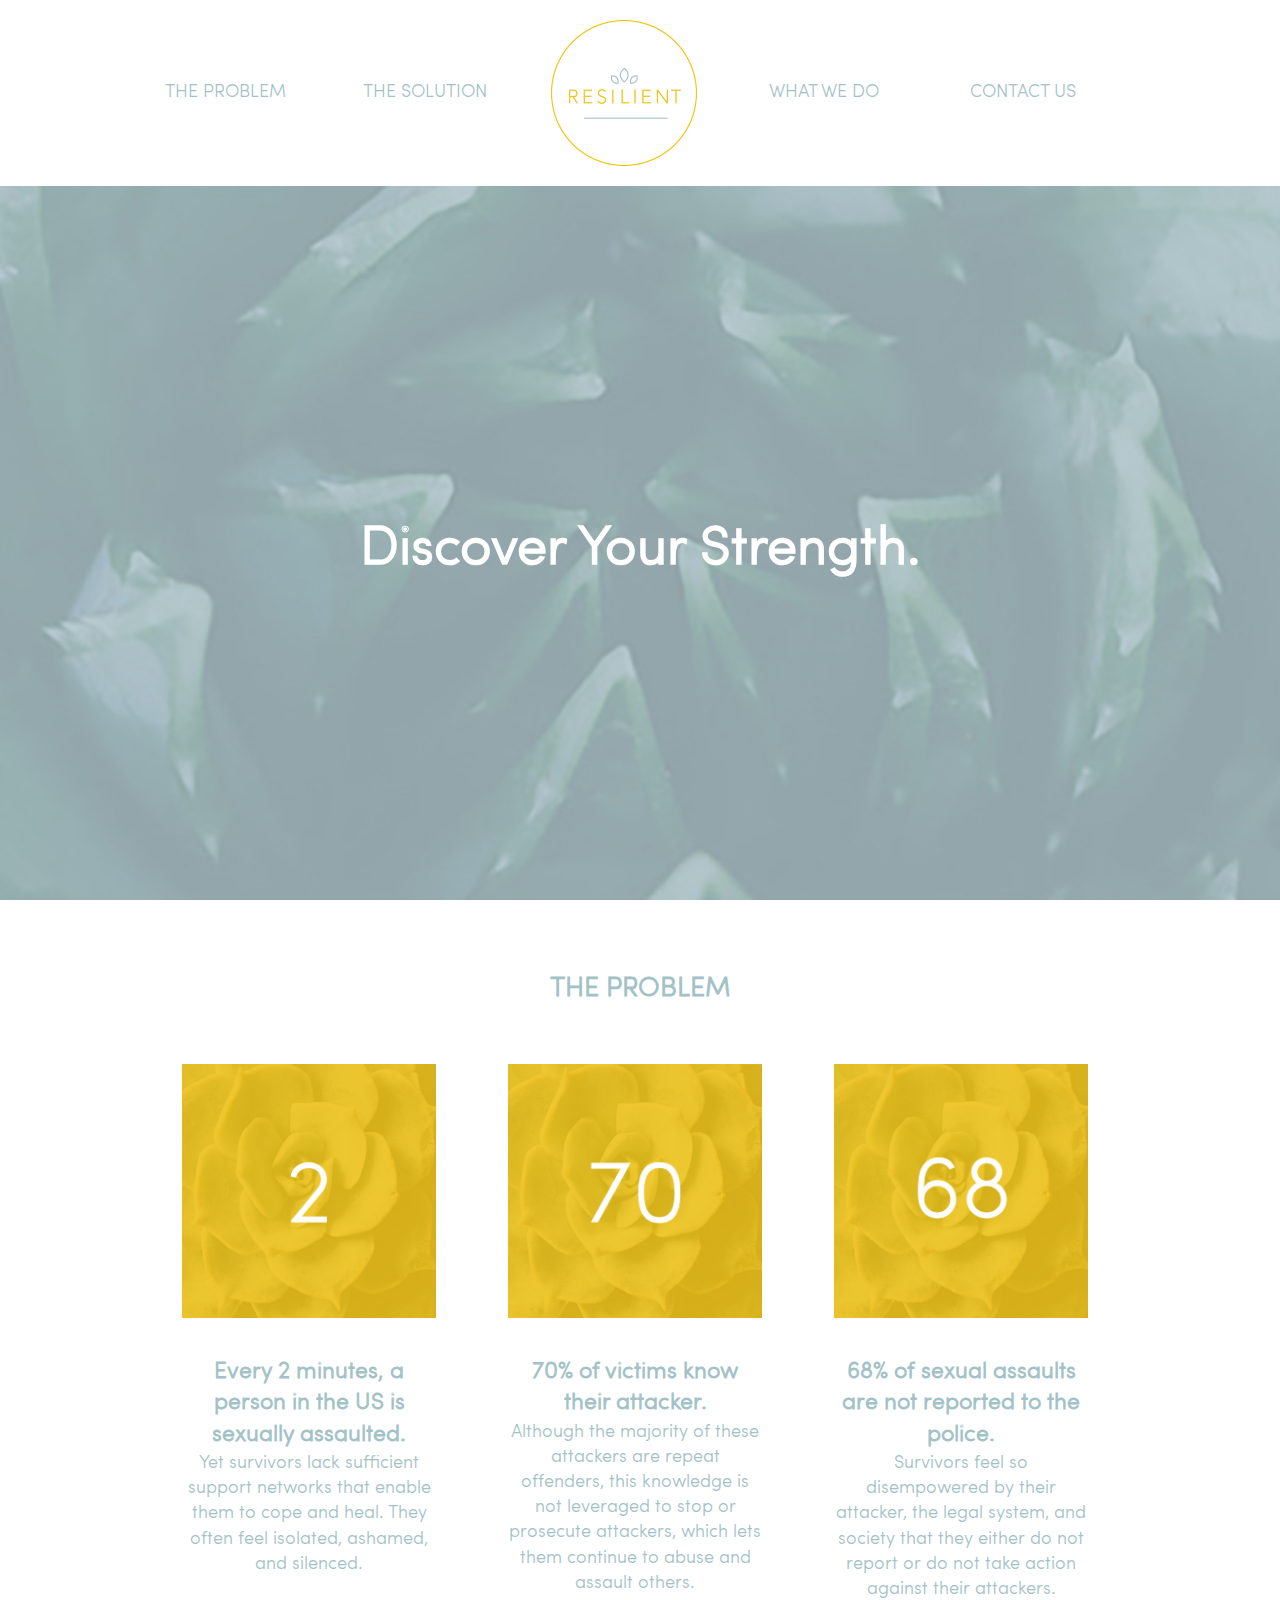
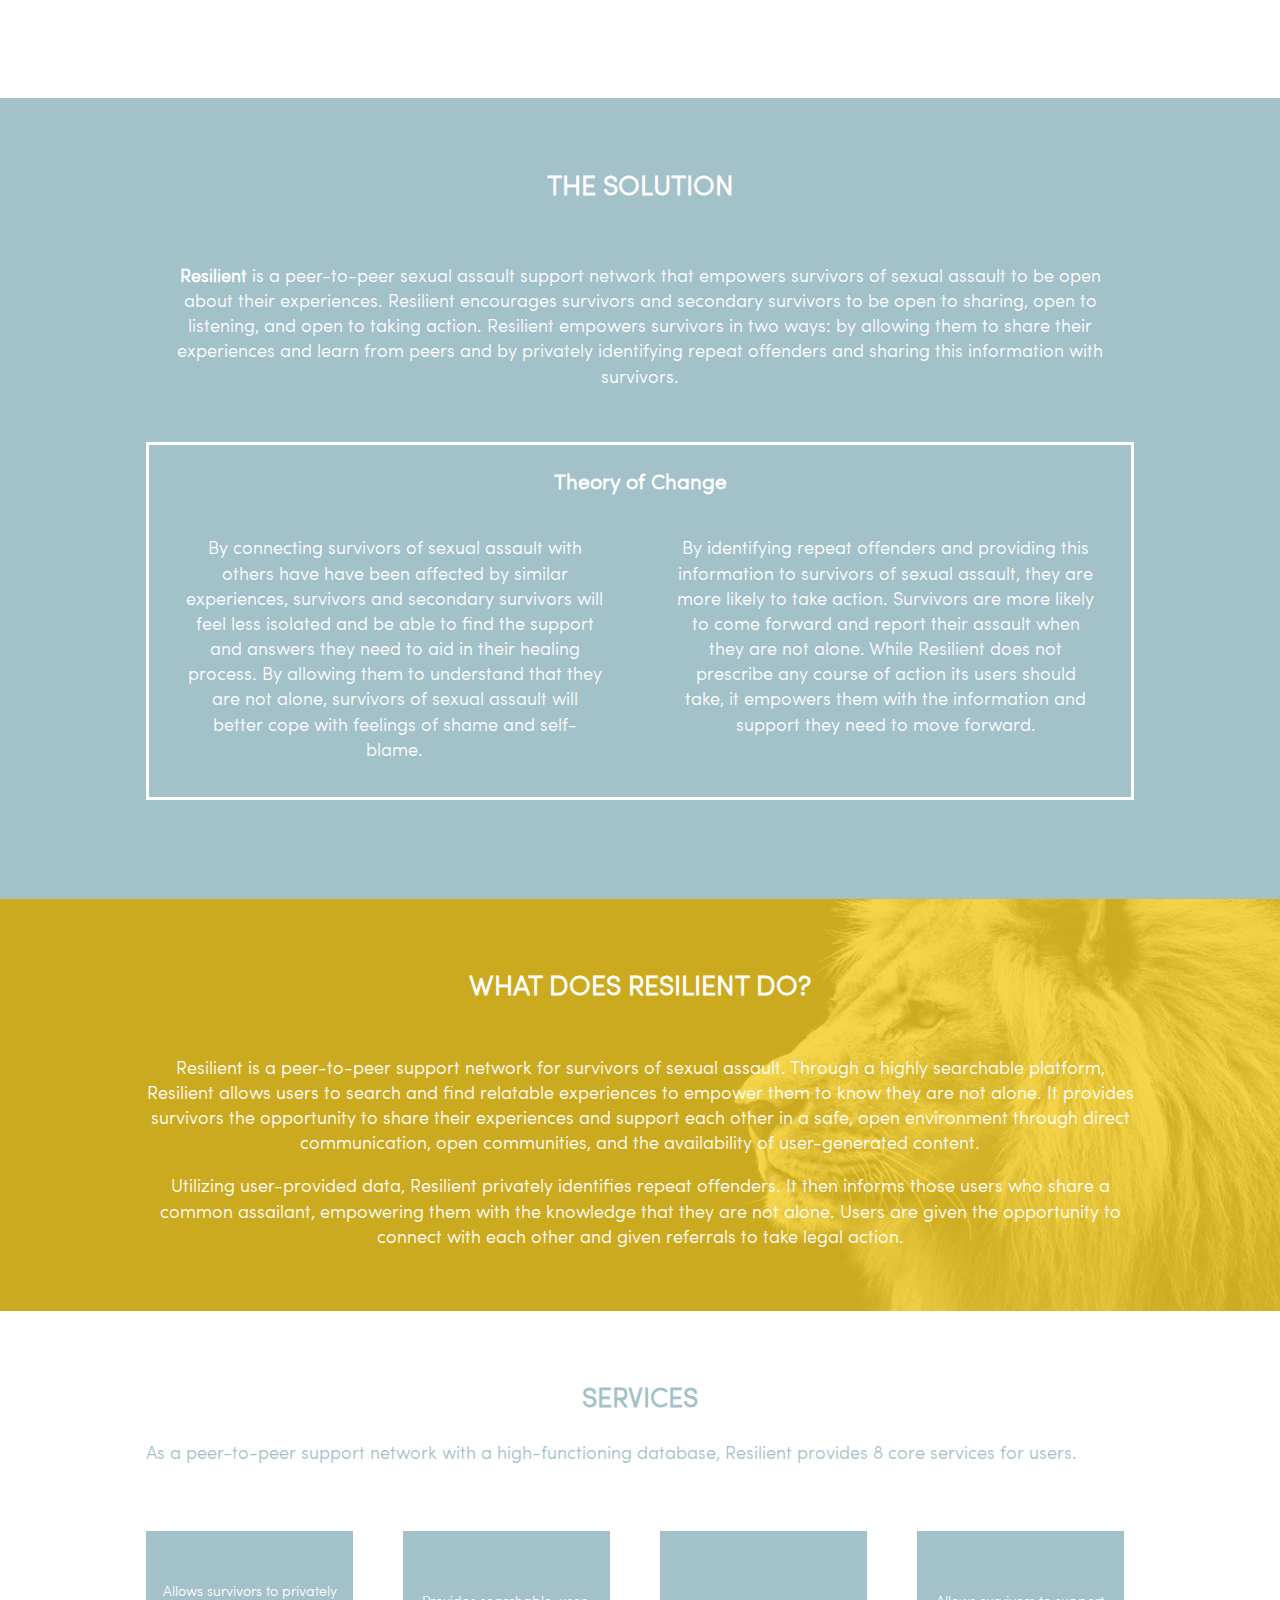
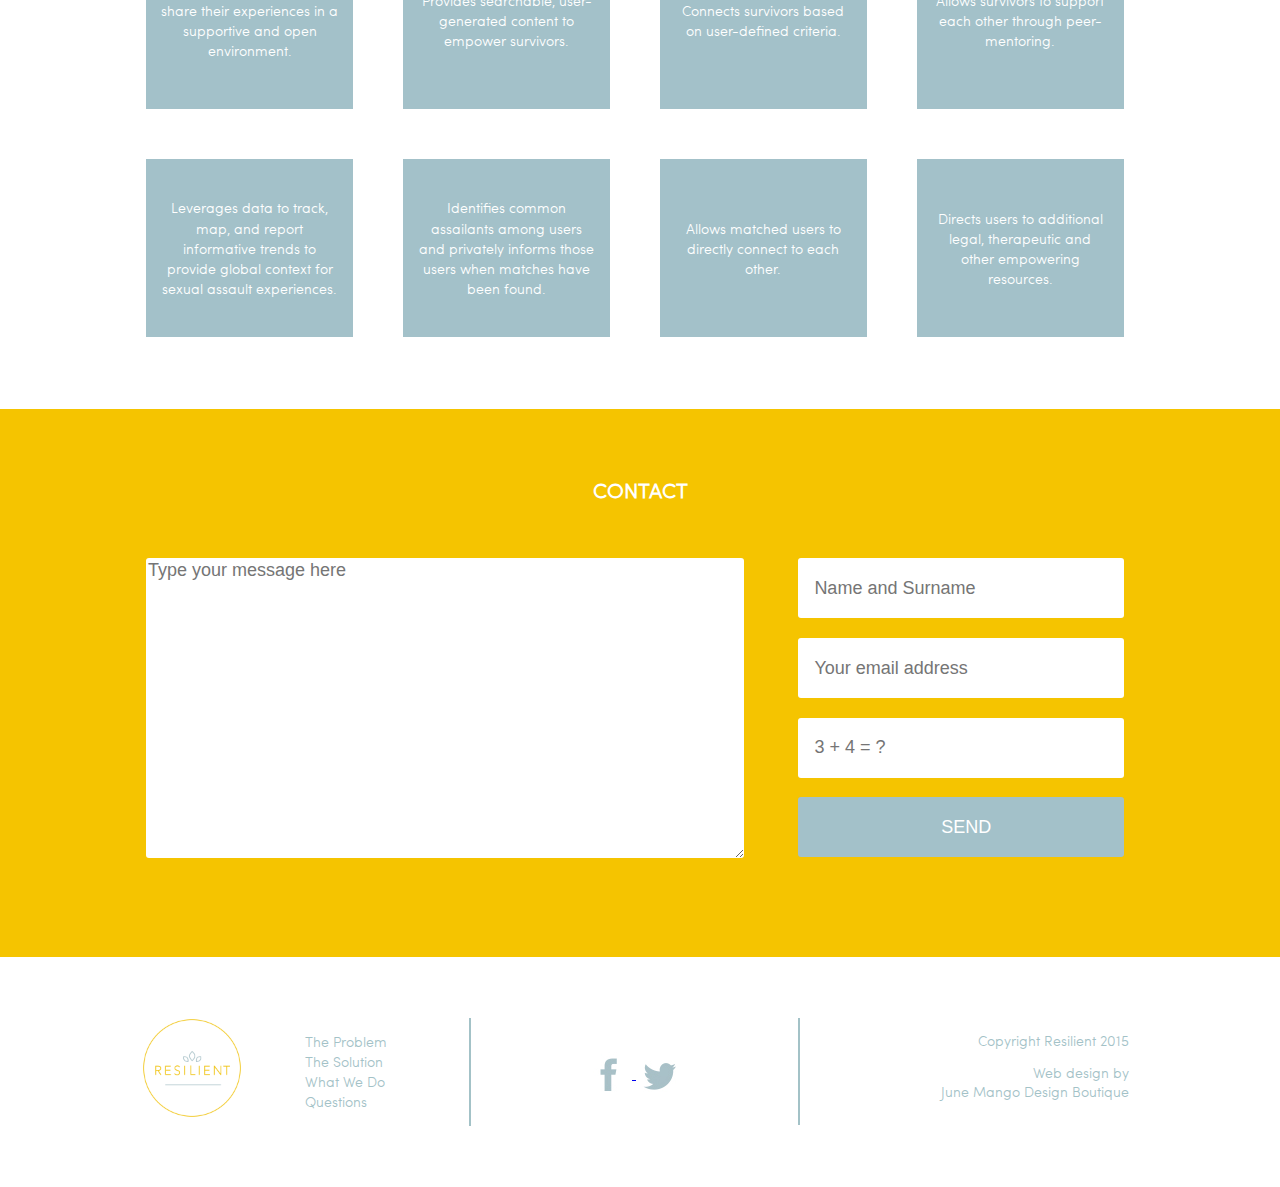
<file: index.html>
<!DOCTYPE html>
<!--[if lt IE 7]>      <html class="no-js lt-ie9 lt-ie8 lt-ie7"> <![endif]-->
<!--[if IE 7]>         <html class="no-js lt-ie9 lt-ie8"> <![endif]-->
<!--[if IE 8]>         <html class="no-js lt-ie9"> <![endif]-->
<!--[if gt IE 8]><!-->
<html class="no-js">
<!--<![endif]-->

<head>
    <meta charset="utf-8">
    <meta http-equiv="X-UA-Compatible" content="IE=edge">
    <title>Resilient</title>
    <meta name="Tagline FILL ME IN" content="">
    <meta name="viewport" content="width=device-width, initial-scale=1">

    <!-- Place favicon.ico and apple-touch-icon.png in the root directory -->

    <link rel="stylesheet" href="css/normalize.css">
    <link rel="stylesheet" href="css/main.css">
    <link rel="stylesheet" href="css/styles.css">
    <link rel="stylesheet" href="css/sofiapro_light_macroman/stylesheet.css" type="text/css" charset="utf-8" />
      <link href="//cdn-images.mailchimp.com/embedcode/classic-081711.css" rel="stylesheet" type="text/css">
    <style type="text/css">
    #mc_embed_signup {
        background: #fff;
        clear: left;
        font: 14px Helvetica, Arial, sans-serif;
    }
    /* Add your own MailChimp form style overrides in your site stylesheet or in this style block.
       We recommend moving this block and the preceding CSS link to the HEAD of your HTML file. */
    </style>

    <script src="js/vendor/modernizr-2.6.2.min.js"></script>
</head>

<body>
    <div class="container">
        <!--[if lt IE 7]>
            <p class="browsehappy">You are using an <strong>outdated</strong> browser. Please <a href="http://browsehappy.com/">upgrade your browser</a> to improve your experience.</p>
        <![endif]-->


        <header class="clearfix">
            <a href="#" class="hamburger"></a>
            <div class="mobileLogo">
                <img src="images/Resilient_logo_150x150.png" alt="Resilient Logo" height="50px" width="50px">
            </div>
            <nav class="navigation menu" id="sticker">
                <ul class="mainNav">
                    <li><a href="#problem">The Problem</a>
                    </li>
                    <li><a href="#solution">The Solution</a>
                    </li>
                    <li class='logo'>
                        <a href="#home"><img src="images/Resilient_logo_150x150.png" alt="Resilient logo">
                        </a>
                    </li>
                    <li><a href="#what">What We Do</a>
                    </li>
                    <li><a href="#contact">Contact us</a>
                    </li>
                </ul>
            </nav>
        </header>
        <a name="home"></a>
        <div class="homePage">

            <div class="introduction">
                <h2 class="tagline">Discover Your Strength.</h2>
            </div>

        </div>
        <a name="problem"></a>
        <article class="problemPage wrapper clearfix">
            <a name="problem"></a>
            <h2 class="pageHeader">The Problem</h2>
            <div class="problemStatement">
                <section class="problemBlock" id='problemBlock1'>
                    <div class="imageBlock imageBlock01"></div>
                    <p><span class="stat">Every 2 minutes, a person in the US is sexually assaulted.</span>
                        <br> Yet survivors lack sufficient support networks that enable them to cope and heal. They often feel isolated, ashamed, and silenced.</p>
                </section>
                <section class="problemBlock" id='problemBlock2'>
                    <div class="imageBlock imageBlock02"></div>
                    <p><span class="stat">70% of victims know their attacker.</span>
                        <br>Although the majority of these attackers are repeat offenders, this knowledge is not leveraged to stop or prosecute attackers, which lets them continue to abuse and assault others.</p>
                </section>
                <section class="problemBlock clear" id='problemBlock3'>
                    <div class="imageBlock imageBlock03"></div>
                    <p> <span class="stat">68% of sexual assaults are not reported to the police.</span>
                        <br>Survivors feel so disempowered by their attacker, the legal system, and society that they either do not report or do not take action against their attackers.</p>
                </section>
            </div>
        </article>
        <a name="solution"></a>
        <div class="solutionPage">
            <div class="wrapper">
                <h2 class="pageHeader">The Solution</h2>
                <!--<img class='solutionLogo'src="images/Resilient_logo_150x150.png">-->
                <p class="solutionDescription"><strong>Resilient</strong> is a peer-to-peer sexual assault support network that empowers survivors of sexual assault to be open about their experiences. Resilient encourages survivors and secondary survivors to be open to sharing, open to listening, and open to taking action. Resilient empowers survivors in two ways: by allowing them to share their experiences and learn from peers and by privately identifying repeat offenders and sharing this information with survivors.</p>
                <article class="clearfix">
                    <h3>Theory of Change</h3>
                    <div class="storyBlock">
                        By connecting survivors of sexual assault with others have have been affected by similar experiences, survivors and secondary survivors will feel less isolated and be able to find the support and answers they need to aid in their healing process. By allowing them to understand that they are not alone, survivors of sexual assault will better cope with feelings of shame and self-blame.
                    </div>
                    <div class="storyBlock">
                        By identifying repeat offenders and providing this information to survivors of sexual assault, they are more likely to take action. Survivors are more likely to come forward and report their assault when they are not alone. While Resilient does not prescribe any course of action its users should take, it empowers them with the information and support they need to move forward.
                    </div>
                </article>
            </div>
        </div>
        <a name="what"></a>
        <div class="whatDoesPage">
            <div class="yellow">
                <div class="wrapper">
                    <h2 class="pageHeader">What Does Resilient Do?</h2>
                    <article>
                        <p>Resilient is a peer-to-peer support network for survivors of sexual assault. Through a highly searchable platform, Resilient allows users to search and find relatable experiences to empower them to know they are not alone. It provides survivors the opportunity to share their experiences and support each other in a safe, open environment through direct communication, open communities, and the availability of user-generated content.
                        </p>
                        <p>Utilizing user-provided data, Resilient privately identifies repeat offenders. It then informs those users who share a common assailant, empowering them with the knowledge that they are not alone. Users are given the opportunity to connect with each other and given referrals to take legal action.
                        </p>
                    </article>
                </div>
            </div>
        </div>
        <div class="wrapper services clearfix">
            <h2 class="pageHeader">Services</h2>
            <p>As a peer-to-peer support network with a high-functioning database, Resilient provides 8 core services for users.</p>

            <div class="service">
                <p>Allows survivors to privately share their experiences in a supportive and open environment.</p>
            </div>
            <div class="service">
                <p>Provides searchable, user-generated content to empower survivors.</p>
            </div>
            <div class="service">
                <p>Connects survivors based on user-defined criteria.</p>
            </div>
            <div class="lastP service">
                <p>Allows survivors to support each other through peer-mentoring.</p>
            </div>

            <div class="service tallest">
                <p>Leverages data to track, map, and report informative trends to provide global context for sexual assault experiences.</p>
            </div>
            <div class="service">
                <p>Identifies common assailants among users and privately informs those users when matches have been found.</p>
            </div>
            <div class="service">
                <p>Allows matched users to directly connect to each other.</p>
            </div>
            <div class="lastP service">
                <p>Directs users to additional legal, therapeutic and other empowering resources.</p>
            </div>


        </div>

        <div class="contactPage">
            <div class="wrapper">
                <a name="contact"></a>
                <h3 class="pageHeader">Contact</h3>
                <form class="clearfix" id="contact-form">
                    <div class="messageSide">
                        <textarea name="text" cols="40" rows="5" id="message" placeholder="Type your message here" class="message"></textarea>
                    </div>
                    <div class="clearfix dataSide">

                        <input type="text" name="full-name" id="fullName" placeholder="Name and Surname" class="name">

                        <input type="email" name="email" id="email" placeholder="Your email address" class="email">

                        <input type="number" name="test" id="test" placeholder="3 + 4 = ?" class="test">
                        <input type="submit" id="submit" class="submit" value="SEND">
                    </div>
                </form>
            </div>
        </div>
    </div>
    </div>


    <!-- Begin MailChimp Signup Form -->
    <!--
    <h3 class="pageHeader">Contact</h3>
    <div id="mc_embed_signup">
        <form action="//github.us10.list-manage.com/subscribe/post?u=5f3bdf81624e734949eec104e&amp;id=4a51ff149c" method="post" id="mc-embedded-subscribe-form" name="mc-embedded-subscribe-form" class="validate clearfix" target="_blank" novalidate>
            <div id="mc_embed_signup_scroll">
                <div class="indicates-required"><span class="asterisk">*</span> indicates required</div>
                <div class="mc-field-group">
                    <label for="mce-MESSAGE">Message <span class="asterisk">*</span>
                    </label>
                    <input type="text" value="" name="MESSAGE" class="required" id="mce-MESSAGE">
                </div>
                <div class="mc-field-group">
                    <label for="mce-FNAME">First Name <span class="asterisk">*</span>
                    </label>
                    <input type="text" value="" name="FNAME" class="required" id="mce-FNAME">
                </div>
                <div class="mc-field-group">
                    <label for="mce-LNAME">Last Name </label>
                    <input type="text" value="" name="LNAME" class="" id="mce-LNAME">
                </div>
                <div class="mc-field-group">
                    <label for="mce-EMAIL">Email Address <span class="asterisk">*</span>
                    </label>
                    <input type="email" value="" name="EMAIL" class="required email" id="mce-EMAIL">
                </div>
                <div id="mce-responses" class="clear">
                    <div class="response" id="mce-error-response" style="display:none"></div>
                    <div class="response" id="mce-success-response" style="display:none"></div>
                </div>
                
                <div style="position: absolute; left: -5000px;">
                    <input type="text" name="b_5f3bdf81624e734949eec104e_4a51ff149c" tabindex="-1" value="">
                </div>
                <div class="clear">
                    <input type="submit" value="Subscribe" name="subscribe" id="mc-embedded-subscribe" class="button">
                </div>
            </div>
        </form>
    </div>
    <script type='text/javascript' src='//s3.amazonaws.com/downloads.mailchimp.com/js/mc-validate.js'></script>
    <script type='text/javascript'>
    (function($) {
        window.fnames = new Array();
        window.ftypes = new Array();
        fnames[3] = 'MESSAGE';
        ftypes[3] = 'text';
        fnames[1] = 'FNAME';
        ftypes[1] = 'text';
        fnames[2] = 'LNAME';
        ftypes[2] = 'text';
        fnames[0] = 'EMAIL';
        ftypes[0] = 'email';
    }(jQuery));
    var $mcj = jQuery.noConflict(true);
    </script>
    -->
    <!--End mc_embed_signup-->



    <footer>
        <div class="wrapper clearfix">
            <div class="footCol clearfix">
                <div class='bottomLogo'>
                    <a href="#home"><img src="images/Resilient_logo_150x150.png" height="100px" width="100px">
                    </a>
                </div>
                <ul class="footNav">
                    <li><a href="#problem">The Problem</a>
                    </li>
                    <li><a href="#solution">The Solution</a>
                    </li>
                    <li><a href="#what">What We Do</a>
                    </li>
                    <li><a href="#contact">Questions</a>
                    </li>
                </ul>
            </div>
            <div class="footCol">
                <div class="socialMedia">
                    <a href="#"><img src="images/facebook.jpg">
                    </a>
                    <a href="#"><img src="images/twitter.jpg">
                    </a>
                </div>
            </div>
            <div class="footCol">
                <p>Copyright Resilient 2015</p>
                <p>Web design by
                    <br>June Mango Design Boutique</p>
            </div>

        </div>
    </footer>
    <script src="http://ajax.googleapis.com/ajax/libs/jquery/1.11.1/jquery.min.js"></script>


    <script src="http://ajax.googleapis.com/ajax/libs/jquery/1.10.2/jquery.min.js"></script>
    <script>
    window.jQuery || document.write('<script src="js/vendor/jquery-1.10.2.min.js"><\/script>')
    </script>
    <script src="js/plugins.js"></script>
    <script src="js/main.js"></script>
    <script src="js/function.js"></script>
    <script type="text/javascript" src="js/Go_up/jquery.goup.min.js"></script>
    <script type="text/javascript">
    $(document).ready(function() {

        $.goup({
            trigger: 100,
            bottomOffset: 10,
            locationOffset: 20,
            title: 'Go Up',
            titleAsText: true,
            containerColor: '#F5C400',
            color: '#F5C400'
        });

    });
    </script>

    <script type="text/javascript" src="js/slick/slick/slick.min.js"></script>


    <!-- Google Analytics: change UA-XXXXX-X to be your site's ID. -->
    <script>
    (function(b, o, i, l, e, r) {
        b.GoogleAnalyticsObject = l;
        b[l] || (b[l] =
            function() {
                (b[l].q = b[l].q || []).push(arguments)
            });
        b[l].l = +new Date;
        e = o.createElement(i);
        r = o.getElementsByTagName(i)[0];
        e.src = '//www.google-analytics.com/analytics.js';
        r.parentNode.insertBefore(e, r)
    }(window, document, 'script', 'ga'));
    ga('create', 'UA-XXXXX-X');
    ga('send', 'pageview');
    </script>
</body>

</html>
</file>
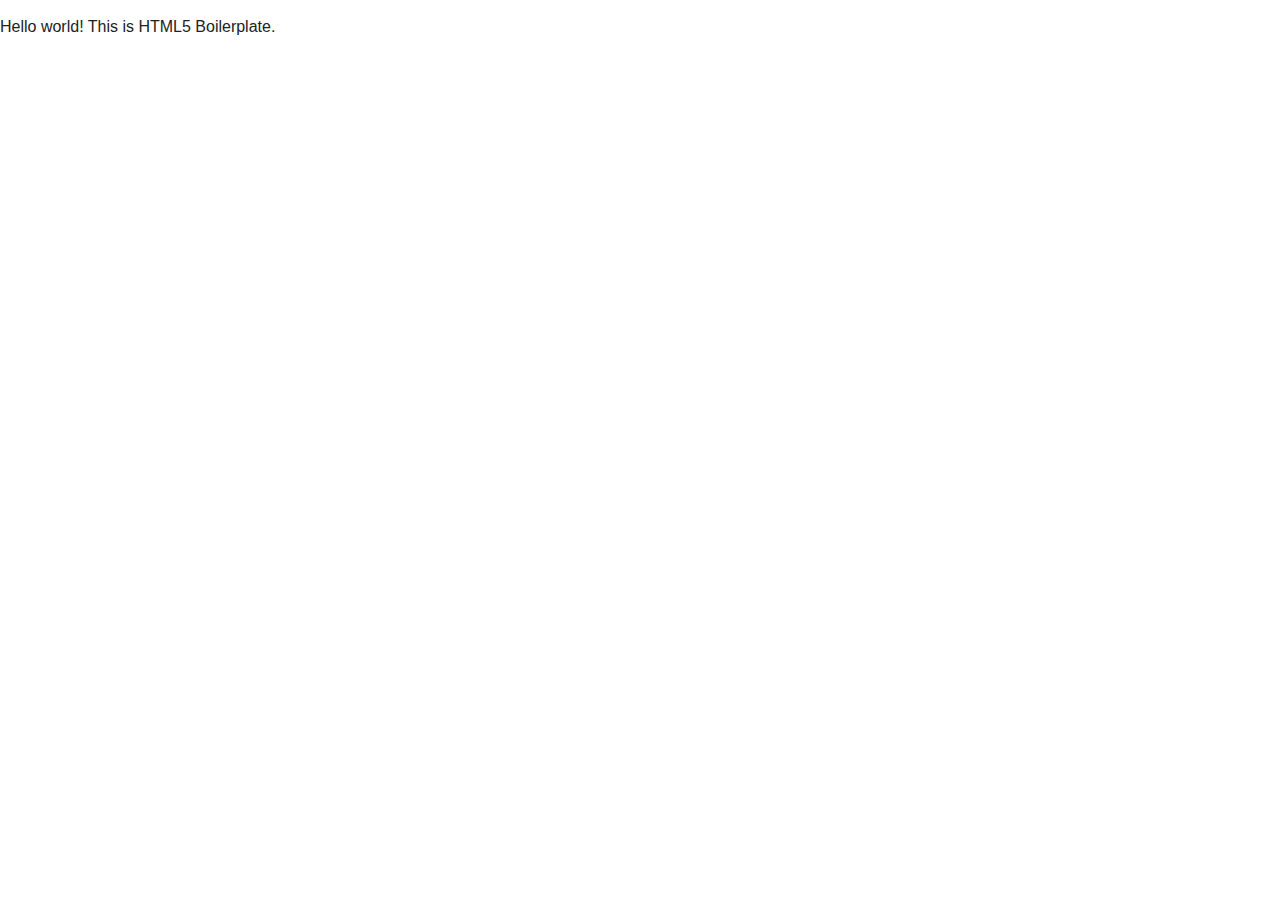
<file: html5-boilerplate-4.3.0/index.html>
<!DOCTYPE html>
<!--[if lt IE 7]>      <html class="no-js lt-ie9 lt-ie8 lt-ie7"> <![endif]-->
<!--[if IE 7]>         <html class="no-js lt-ie9 lt-ie8"> <![endif]-->
<!--[if IE 8]>         <html class="no-js lt-ie9"> <![endif]-->
<!--[if gt IE 8]><!--> <html class="no-js"> <!--<![endif]-->
    <head>
        <meta charset="utf-8">
        <meta http-equiv="X-UA-Compatible" content="IE=edge">
        <title></title>
        <meta name="description" content="">
        <meta name="viewport" content="width=device-width, initial-scale=1">

        <!-- Place favicon.ico and apple-touch-icon.png in the root directory -->

        <link rel="stylesheet" href="css/normalize.css">
        <link rel="stylesheet" href="css/main.css">
        <script src="js/vendor/modernizr-2.6.2.min.js"></script>
    </head>
    <body>
        <!--[if lt IE 7]>
            <p class="browsehappy">You are using an <strong>outdated</strong> browser. Please <a href="http://browsehappy.com/">upgrade your browser</a> to improve your experience.</p>
        <![endif]-->

        <!-- Add your site or application content here -->
        <p>Hello world! This is HTML5 Boilerplate.</p>

        <script src="//ajax.googleapis.com/ajax/libs/jquery/1.10.2/jquery.min.js"></script>
        <script>window.jQuery || document.write('<script src="js/vendor/jquery-1.10.2.min.js"><\/script>')</script>
        <script src="js/plugins.js"></script>
        <script src="js/main.js"></script>

        <!-- Google Analytics: change UA-XXXXX-X to be your site's ID. -->
        <script>
            (function(b,o,i,l,e,r){b.GoogleAnalyticsObject=l;b[l]||(b[l]=
            function(){(b[l].q=b[l].q||[]).push(arguments)});b[l].l=+new Date;
            e=o.createElement(i);r=o.getElementsByTagName(i)[0];
            e.src='//www.google-analytics.com/analytics.js';
            r.parentNode.insertBefore(e,r)}(window,document,'script','ga'));
            ga('create','UA-XXXXX-X');ga('send','pageview');
        </script>
    </body>
</html>
</file>
<file: css/main.css>
/*! HTML5 Boilerplate v4.3.0 | MIT License | http://h5bp.com/ */

/*
 * What follows is the result of much research on cross-browser styling.
 * Credit left inline and big thanks to Nicolas Gallagher, Jonathan Neal,
 * Kroc Camen, and the H5BP dev community and team.
 */

/* ==========================================================================
   Base styles: opinionated defaults
   ========================================================================== */

html,
button,
input,
select,
textarea {
    color: #222;
}

html {
    font-size: 1em;
    line-height: 1.4;
}

/*
 * Remove text-shadow in selection highlight: h5bp.com/i
 * These selection rule sets have to be separate.
 * Customize the background color to match your design.
 */

::-moz-selection {
    background: #b3d4fc;
    text-shadow: none;
}

::selection {
    background: #b3d4fc;
    text-shadow: none;
}

/*
 * A better looking default horizontal rule
 */

hr {
    display: block;
    height: 1px;
    border: 0;
    border-top: 1px solid #ccc;
    margin: 1em 0;
    padding: 0;
}

/*
 * Remove the gap between images, videos, audio and canvas and the bottom of
 * their containers: h5bp.com/i/440
 */

audio,
canvas,
img,
video {
    vertical-align: middle;
}

/*
 * Remove default fieldset styles.
 */

fieldset {
    border: 0;
    margin: 0;
    padding: 0;
}

/*
 * Allow only vertical resizing of textareas.
 */

textarea {
    resize: vertical;
}

/* ==========================================================================
   Browse Happy prompt
   ========================================================================== */

.browsehappy {
    margin: 0.2em 0;
    background: #ccc;
    color: #000;
    padding: 0.2em 0;
}

/* ==========================================================================
   Author's custom styles
   ========================================================================== */

















/* ==========================================================================
   Helper classes
   ========================================================================== */

/*
 * Image replacement
 */

.ir {
    background-color: transparent;
    border: 0;
    overflow: hidden;
    /* IE 6/7 fallback */
    *text-indent: -9999px;
}

.ir:before {
    content: "";
    display: block;
    width: 0;
    height: 150%;
}

/*
 * Hide from both screenreaders and browsers: h5bp.com/u
 */

.hidden {
    display: none !important;
    visibility: hidden;
}

/*
 * Hide only visually, but have it available for screenreaders: h5bp.com/v
 */

.visuallyhidden {
    border: 0;
    clip: rect(0 0 0 0);
    height: 1px;
    margin: -1px;
    overflow: hidden;
    padding: 0;
    position: absolute;
    width: 1px;
}

/*
 * Extends the .visuallyhidden class to allow the element to be focusable
 * when navigated to via the keyboard: h5bp.com/p
 */

.visuallyhidden.focusable:active,
.visuallyhidden.focusable:focus {
    clip: auto;
    height: auto;
    margin: 0;
    overflow: visible;
    position: static;
    width: auto;
}

/*
 * Hide visually and from screenreaders, but maintain layout
 */

.invisible {
    visibility: hidden;
}

/*
 * Clearfix: contain floats
 *
 * For modern browsers
 * 1. The space content is one way to avoid an Opera bug when the
 *    `contenteditable` attribute is included anywhere else in the document.
 *    Otherwise it causes space to appear at the top and bottom of elements
 *    that receive the `clearfix` class.
 * 2. The use of `table` rather than `block` is only necessary if using
 *    `:before` to contain the top-margins of child elements.
 */

.clearfix:before,
.clearfix:after {
    content: " "; /* 1 */
    display: table; /* 2 */
}

.clearfix:after {
    clear: both;
}

/*
 * For IE 6/7 only
 * Include this rule to trigger hasLayout and contain floats.
 */

.clearfix {
    *zoom: 1;
}

/* ==========================================================================
   EXAMPLE Media Queries for Responsive Design.
   These examples override the primary ('mobile first') styles.
   Modify as content requires.
   ========================================================================== */

@media only screen and (min-width: 35em) {
    /* Style adjustments for viewports that meet the condition */
}

@media print,
       (-o-min-device-pixel-ratio: 5/4),
       (-webkit-min-device-pixel-ratio: 1.25),
       (min-resolution: 120dpi) {
    /* Style adjustments for high resolution devices */
}

/* ==========================================================================
   Print styles.
   Inlined to avoid required HTTP connection: h5bp.com/r
   ========================================================================== */

@media print {
    * {
        background: transparent !important;
        color: #000 !important; /* Black prints faster: h5bp.com/s */
        box-shadow: none !important;
        text-shadow: none !important;
    }

    a,
    a:visited {
        text-decoration: underline;
    }

    a[href]:after {
        content: " (" attr(href) ")";
    }

    abbr[title]:after {
        content: " (" attr(title) ")";
    }

    /*
     * Don't show links for images, or javascript/internal links
     */

    .ir a:after,
    a[href^="javascript:"]:after,
    a[href^="#"]:after {
        content: "";
    }

    pre,
    blockquote {
        border: 1px solid #999;
        page-break-inside: avoid;
    }

    thead {
        display: table-header-group; /* h5bp.com/t */
    }

    tr,
    img {
        page-break-inside: avoid;
    }

    img {
        max-width: 100% !important;
    }

    @page {
        margin: 0.5cm;
    }

    p,
    h2,
    h3 {
        orphans: 3;
        widows: 3;
    }

    h2,
    h3 {
        page-break-after: avoid;
    }
}
</file>
<file: css/styles.css>
*, *:after, *:before {
    box-sizing: border-box
}
body {
    font-size: 18px;
    color: #A3C2C7;
    font-family: 'sofia_prolight', Arial, sans-serif;
}
.container {
    margin: 0 auto;
}
nav {
    background-color: white;
    max-width: 100%;
    padding: 1em 0;
}
.mainNav {
    max-width: 1024px;
    margin: 0 auto;
    padding: 0;
}
.mainNav li {
    width: 19%;
    display: inline-block;
    text-align: center;
    text-transform: uppercase;
}
.mainNav li a, .mainNav li a:hover {
    color: #A3C2C7;
    text-decoration: none;
}
.logo {
    width: 150px;
}
.hamburger {
    display: none;
    line-height: .3em;
}
.hamburger:before {
    content: "≡";
}
.mobileLogo {
    display: none;
}
.homePage {
    background-image: url('../images/resilient_hero_image.jpg');
    background-size: cover;
    background-position: center center;
    background-repeat: no-repeat;
    max-width: 100%;
    display : -webkit-flex;
    display: -webkit-box;
    display: -moz-flex;
    display: -ms-flexbox;
    display: flex;
}

@media screen\0 {
.homePage {
 padding-top: 10em;
    }
}
.homePage h3 {
    text-align: center;
    font-size: 1.5em;
}
.introduction {
    color: white;
    max-width: 40em;
    margin: auto;
}
.logo {
    text-align: center;
}
.tagline {
    font-size: 3em;
    text-align: center;
}
.introduction p {
    text-align: justify;
}
.pageHeader {
    text-align: center;
    text-transform: uppercase;
}
.wrapper {
    max-width: 1024px;
    margin: 0 auto;
    padding: 2.5em 1em;
}
.aboutPage {} .problemPage {} .problemBlock {
    display: inline-block;
    float: left;
    max-width: 33%;
    padding: 2em;
}
.stat {
    font-size: 1.25em;
    font-weight: bolder;
}
.problemBlock p {
    text-align: center;
    padding-top: 1em;
}
.imageBlock {
    width: 100%;
    height: 50px;
}
.imageBlock01 {
    background-image: url('../images/boxes-03.png');
    background-size: cover;
    background-position: center center;
    background-repeat: no-repeat;
}
.imageBlock02 {
    background-image: url('../images/boxes-01.png');
    background-size: cover;
    background-position: center center;
    background-repeat: no-repeat;
}
.imageBlock03 {
    background-image: url('../images/boxes-02.png');
    background-size: cover;
    background-position: center center;
    background-repeat: no-repeat;
}
.leftSideProblem {
    max-width: 20%;
    float: left;
}
.mainProblem {
    max-width: 40%;
    float: none;
    float: none;
    position: absolute;
    left: 60%;
    margin-left: -30%;
}
.rightSideProblem {
    max-width: 20%;
    float: right;
}
.solutionPage {
    color: white;
    background-color: #A3C1C9;
}
.solutionLogo {
    display: block;
    background-color: white;
    border-radius: 100px;
    margin: 0 auto;
}
.solutionDescription {
    margin: 0 auto;
    padding: 2em 1em 3em;
    text-align: center;
}
.solutionPage article {
    border: 3px solid white;
    margin-bottom: 3em;
}
.solutionPage h3 {
    text-align: center;
}
.storyBlock {
    float: left;
    float: left;
    max-width: 50%;
    text-align: center;
    padding: 1em 2em 2em 2em;
}
.whatDoesPage {
    background-image: url('../images/lion.png');
    background-size: cover;
    background-position: center center;
    background-repeat: no-repeat;
    color: white;
    text-align: center;
}
.yellow {
    background-color: rgba(245, 196, 0, .7);
}
.whatDoesPage h2 {
    padding-bottom: 1em;
}
.services {
    padding-bottom: 4em;
}
.service {
    font-size: .8em;
    float: left;
    width: 21%;
    margin-right: 5%;
    margin-top: 5%;
    min-height: 160px;
    color: white;
    background-color: #A3C1C9;
    padding: 1em;
    display: table;
}
.lastP {
    margin-right: 0;
}
.service p {
    height: 100%;
    display: table-cell;
    text-align: center;
    vertical-align: middle;
}
.aboutPage {
    background-color: #F5C400;
    padding: 2em;
    color: white;
}
.aboutInfo {
    max-width: 100%;
    padding: 0 2em 2em 2em;
    text-align: center;
}
.aboutInfo h3 {
    color: #A3C1C9;
    font-weight: bolder;
    border-top: 2px solid #F5C400;
    padding-top: 1em;
    font-style: italic;
    text-align: center;
}
.aboutInfo h3:nth-child(1) {
    border-top: none;
    padding-top: 0;
}
.contactPage {
    background-color: #F5C400;
}
.contactPage h3 {
    color: white;
}
form {
    margin: 3em 0;
}
.messageSide {
    width: 66%;
    float: left;
    padding: 0 3em 0 0;
}
.message {
    height: 300px;
    width: 100%;
}
.dataSide {
    width: 33%;
    float: left;
    height: 300px;
}
.name, .email, .test, .submit {
    width: 100%;
    height: 20%;
    margin-bottom: 6%;
    padding-left: 5%;
}
input, textarea {
    border-radius: 3px;
    border: none;
}
.submit {
    background-color: #A3C1C9;
    color: white;
}
footer {
    font-size: .75em;
    width: 100%;
}
.footCol {
    width: 33%;
    float: left;
    border-right: 2px solid #A3C2C7;
    margin: 2em 0;
}
.bottomLogo {
    float: left;
}
.footNav {
    float: right;
    list-style-type: none;
    line-height: 1.5em;
    padding: 0;
    width: 50%;
}
.footNav li a, .footNav li a:hover {
    color: #A3C2C7;
    text-decoration: none;
}
.socialMedia {
    text-align: center;
    height: 107px;
    padding: 2.5em 0;
}
.footCol:last-child {
    text-align: right;
    padding-left: 4em;
    vertical-align: middle;
    border-style: none;
}
.clearfix:after {
    content: "";
    display: table;
    clear: both;
}
.goup-text {
    color: #F5C400;
}
/* MOBILE STYLES */

@media screen and (max-width: 479px) {
    .wrapper {
        padding: 1.5em;
    }
    nav {
        display: none;
    }
    .mobileLogo {
        display: inline-block;
        width: 100%;
        background-color: white;
        margin: 0 auto;
        margin-bottom: 10px;
    }
    .mobileLogo img {
        margin-left: 10px;
        margin-top: 5px;
    }
    .hamburger {
        display: inline-block;
        font-size: 2em;
        text-decoration: none;
        position: absolute;
        right: 0px;
        padding: 1rem;
        margin-top: .5rem;
        color: #A3C1C9;
    }
    /* OPTIONAL NAVIGATION

    .navigation {
        float: left;
        float: left;
        position: absolute;
        right: 0;
        margin-top: 30px;
        padding: 0;
        background: gray;
    }
    */
    
    .mainNav {
        padding: 0;
    }
    .mainNav li {
        display: block;
        padding: .5em;
        width: 100%;
    }
    .homePage {
        padding: 1em;
    }
    .tagline {
        font-size: 2em;
    }
    .storyBlock {
        max-width: 100%;
    }
    .solutionDescription {
        max-width: 100%;
    }
    .solutionInfo {
        max-width: 100%;
    }
    .problemBlock {
        max-width: 100%;
    }
    .aboutInfo {
        max-width: 100%;
    }
    .extraAboutInfo {
        float: none;
        max-width: 100%;
    }
    .extraAboutInfo p {
        max-width: 50%;
        padding: .5em;
        float: left;
    }
    .service {
        float: left;
        width: 40%;
        margin: 5%;
        min-height: 170px;
        color: white;
        background-color: #A3C1C9;
        padding: 1em;
    }
    .service {
        font-size: .8em;
    }
    .whatDoesPage {
        background-position: right -200px center;
    }
    .messageSide, .dataSide {
        float: none;
        width: 100%;
        padding-right: 0;
    }
    .name {
        margin-top: 2em;
    }
    .footCol:first-child {
        margin-top: 0;
    }
    .footCol {
        width: 100%;
        float: none;
        border: none;
    }
    .bottomLogo {
        width: 100%;
        display: block;
        text-align: center;
        margin-top: 3em;
    }
    .footNav {
        padding-top: 2em;
        margin-bottom: 0;
        text-align: center;
        width: 100%;
    }
    .footCol:nth-child(3) {
        width: 100%;
        text-align: center;
        padding: 0;
    }
}
/* STYLES TO RESET JAVASCRIPT FUNCTIONS */

@media screen and (min-width: 480px) {
    nav {
        display: block !important;
    }
    .logo {
        display: inline-block !important;
    }
}
/* TABLET DESIGN */

@media screen and (min-width: 480px) and (max-width: 800px) {
    header {
        font-size: .7em;
    }
    .logo {
        width: 90px;
    }
    .logo img {
        width: 90px;
        height: 90px;
    }
    .problemBlock {
        padding: 1em;
    }
    .stat {
        font-size: 1em;
        text-decoration: underline;
    }
    .service {
        width: 40%;
        margin: 5%;
    }
    .service p {
        font-size: 1.5em;
    }
    footer {
        font-size: 50%;
    }
    .footCol {
        width: 40%;
        border-style: none;
    }
    .bottomLogo img {
        height: 75px;
        width: 75px;
    }
    .socialMedia {
        height: 75px;
    }
    .socialMedia img {
        height: 30px;
    }
    .footCol:nth-child(2) {
        width: 20%;
        border-right: 2px solid #A3C2C7;
        border-left: 2px solid #A3C2C7;
    }
}
/*INTERMEDIATE TABLET/MOBILE STYLES */

@media screen and (min-width: 480px) and (max-width: 700px) {
    .service {
        font-size: .7em;
    }
}
@media screen and (min-width: 480px) and (max-width: 650px) {
    .problemBlock {
        float: none;
        display: block;
        padding: 2em;
        max-width: 100%;
    }
    .imageBlock {
        width: 50%;
        margin: 0 auto;
        height: 50px;
    }
}
@media screen and (min-width: 480px) and (max-width: 600px) {
    .service {
        font-size: .6em;
        min-height: 190px;
    }
}
</file>
<file: css/sofiapro_light_macroman/stylesheet.css>
/*
 * Web Fonts from fontspring.com
 *
 * All OpenType features and all extended glyphs have been removed.
 * Fully installable fonts can be purchased at http://www.fontspring.com
 *
 * The fonts included in this stylesheet are subject to the End User License you purchased
 * from Fontspring. The fonts are protected under domestic and international trademark and 
 * copyright law. You are prohibited from modifying, reverse engineering, duplicating, or
 * distributing this font software.
 *
 * (c) 2010-2014 Fontspring
 *
 *
 *
 *
 * The fonts included are copyrighted by the vendor listed below.
 *
 * Vendor:      Mostardesign
 * License URL: http://www.fontspring.com/licenses/mostardesign/webfont
 *
 *
 */

@font-face {
    font-family: 'sofia_prolight';
    src: url('SofiaProLight-webfont.eot');
    src: url('SofiaProLight-webfont.eot?#iefix') format('embedded-opentype'),
         url('SofiaProLight-webfont.woff2') format('woff2'),
         url('SofiaProLight-webfont.woff') format('woff'),
         url('SofiaProLight-webfont.ttf') format('truetype'),
         url('SofiaProLight-webfont.svg#sofia_prolight') format('svg');
    font-weight: normal;
    font-style: normal;

}
</file>
<file: html5-boilerplate-4.3.0/css/main.css>
/*! HTML5 Boilerplate v4.3.0 | MIT License | http://h5bp.com/ */

/*
 * What follows is the result of much research on cross-browser styling.
 * Credit left inline and big thanks to Nicolas Gallagher, Jonathan Neal,
 * Kroc Camen, and the H5BP dev community and team.
 */

/* ==========================================================================
   Base styles: opinionated defaults
   ========================================================================== */

html,
button,
input,
select,
textarea {
    color: #222;
}

html {
    font-size: 1em;
    line-height: 1.4;
}

/*
 * Remove text-shadow in selection highlight: h5bp.com/i
 * These selection rule sets have to be separate.
 * Customize the background color to match your design.
 */

::-moz-selection {
    background: #b3d4fc;
    text-shadow: none;
}

::selection {
    background: #b3d4fc;
    text-shadow: none;
}

/*
 * A better looking default horizontal rule
 */

hr {
    display: block;
    height: 1px;
    border: 0;
    border-top: 1px solid #ccc;
    margin: 1em 0;
    padding: 0;
}

/*
 * Remove the gap between images, videos, audio and canvas and the bottom of
 * their containers: h5bp.com/i/440
 */

audio,
canvas,
img,
video {
    vertical-align: middle;
}

/*
 * Remove default fieldset styles.
 */

fieldset {
    border: 0;
    margin: 0;
    padding: 0;
}

/*
 * Allow only vertical resizing of textareas.
 */

textarea {
    resize: vertical;
}

/* ==========================================================================
   Browse Happy prompt
   ========================================================================== */

.browsehappy {
    margin: 0.2em 0;
    background: #ccc;
    color: #000;
    padding: 0.2em 0;
}

/* ==========================================================================
   Author's custom styles
   ========================================================================== */

















/* ==========================================================================
   Helper classes
   ========================================================================== */

/*
 * Image replacement
 */

.ir {
    background-color: transparent;
    border: 0;
    overflow: hidden;
    /* IE 6/7 fallback */
    *text-indent: -9999px;
}

.ir:before {
    content: "";
    display: block;
    width: 0;
    height: 150%;
}

/*
 * Hide from both screenreaders and browsers: h5bp.com/u
 */

.hidden {
    display: none !important;
    visibility: hidden;
}

/*
 * Hide only visually, but have it available for screenreaders: h5bp.com/v
 */

.visuallyhidden {
    border: 0;
    clip: rect(0 0 0 0);
    height: 1px;
    margin: -1px;
    overflow: hidden;
    padding: 0;
    position: absolute;
    width: 1px;
}

/*
 * Extends the .visuallyhidden class to allow the element to be focusable
 * when navigated to via the keyboard: h5bp.com/p
 */

.visuallyhidden.focusable:active,
.visuallyhidden.focusable:focus {
    clip: auto;
    height: auto;
    margin: 0;
    overflow: visible;
    position: static;
    width: auto;
}

/*
 * Hide visually and from screenreaders, but maintain layout
 */

.invisible {
    visibility: hidden;
}

/*
 * Clearfix: contain floats
 *
 * For modern browsers
 * 1. The space content is one way to avoid an Opera bug when the
 *    `contenteditable` attribute is included anywhere else in the document.
 *    Otherwise it causes space to appear at the top and bottom of elements
 *    that receive the `clearfix` class.
 * 2. The use of `table` rather than `block` is only necessary if using
 *    `:before` to contain the top-margins of child elements.
 */

.clearfix:before,
.clearfix:after {
    content: " "; /* 1 */
    display: table; /* 2 */
}

.clearfix:after {
    clear: both;
}

/*
 * For IE 6/7 only
 * Include this rule to trigger hasLayout and contain floats.
 */

.clearfix {
    *zoom: 1;
}

/* ==========================================================================
   EXAMPLE Media Queries for Responsive Design.
   These examples override the primary ('mobile first') styles.
   Modify as content requires.
   ========================================================================== */

@media only screen and (min-width: 35em) {
    /* Style adjustments for viewports that meet the condition */
}

@media print,
       (-o-min-device-pixel-ratio: 5/4),
       (-webkit-min-device-pixel-ratio: 1.25),
       (min-resolution: 120dpi) {
    /* Style adjustments for high resolution devices */
}

/* ==========================================================================
   Print styles.
   Inlined to avoid required HTTP connection: h5bp.com/r
   ========================================================================== */

@media print {
    * {
        background: transparent !important;
        color: #000 !important; /* Black prints faster: h5bp.com/s */
        box-shadow: none !important;
        text-shadow: none !important;
    }

    a,
    a:visited {
        text-decoration: underline;
    }

    a[href]:after {
        content: " (" attr(href) ")";
    }

    abbr[title]:after {
        content: " (" attr(title) ")";
    }

    /*
     * Don't show links for images, or javascript/internal links
     */

    .ir a:after,
    a[href^="javascript:"]:after,
    a[href^="#"]:after {
        content: "";
    }

    pre,
    blockquote {
        border: 1px solid #999;
        page-break-inside: avoid;
    }

    thead {
        display: table-header-group; /* h5bp.com/t */
    }

    tr,
    img {
        page-break-inside: avoid;
    }

    img {
        max-width: 100% !important;
    }

    @page {
        margin: 0.5cm;
    }

    p,
    h2,
    h3 {
        orphans: 3;
        widows: 3;
    }

    h2,
    h3 {
        page-break-after: avoid;
    }
}
</file>
